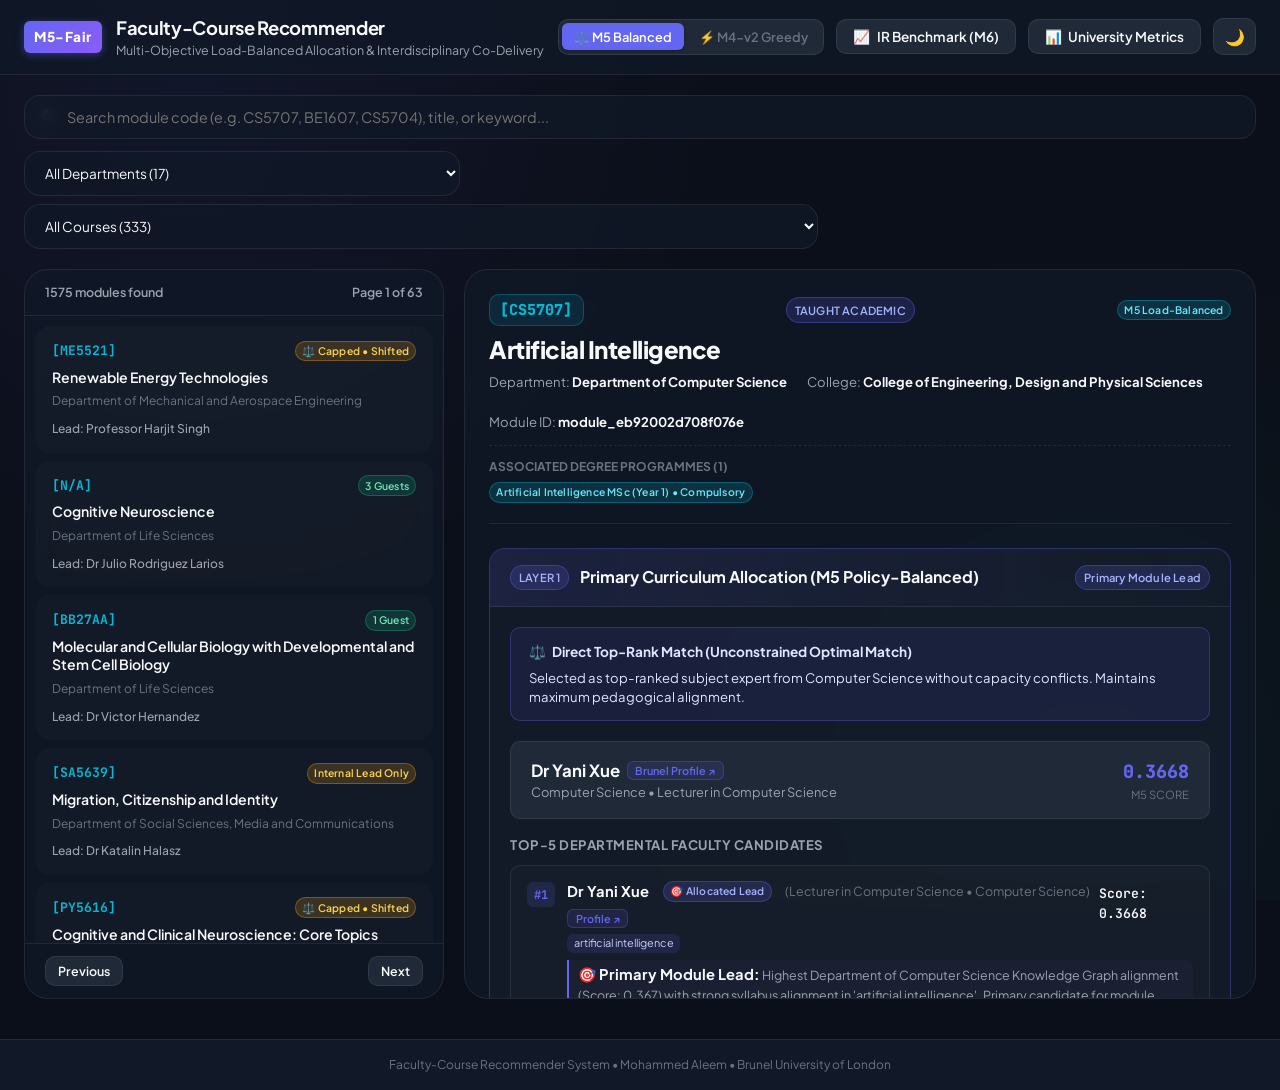
<file: index.html>
<!DOCTYPE html>
<html lang="en">

<head>
  <meta charset="UTF-8">
  <meta name="viewport" content="width=device-width, initial-scale=1.0">
  <title>Faculty-Course Dual-Layer Recommender (M4-v2)</title>
  <link rel="preconnect" href="https://fonts.googleapis.com">
  <link rel="preconnect" href="https://fonts.gstatic.com" crossorigin>
  <link
    href="https://fonts.googleapis.com/css2?family=Plus+Jakarta+Sans:wght@300;400;500;600;700;800&family=JetBrains+Mono:wght@400;500;600&display=swap"
    rel="stylesheet">
  <link rel="stylesheet" href="css/style.css?v=3">
</head>

<body class="dark-theme">
  <!-- Header / Navigation -->
  <header class="app-header">
    <div class="header-container">
      <div class="brand-section">
        <div class="logo-badge" id="app-version-badge">M5-Fair</div>
        <div class="brand-info">
          <h1>Faculty-Course Recommender</h1>
          <p class="subtitle">Multi-Objective Load-Balanced Allocation &amp; Interdisciplinary Co-Delivery</p>
        </div>
      </div>
      <div class="header-actions">
        <!-- Model / Engine Mode Switcher -->
        <div class="mode-switch-group">
          <button id="mode-m5-btn" class="btn btn-mode active" title="M5: Multi-Objective Constrained Load Balancing (Fairness & Capacity Quotas)">
            ⚖️ M5 Balanced
          </button>
          <button id="mode-m4-btn" class="btn btn-mode" title="M4-v2: Unconstrained Greedy Expertise Matching">
            ⚡ M4-v2 Greedy
          </button>
        </div>
        <button id="toggle-m6-btn" class="btn btn-secondary" title="M6: Formal Information Retrieval Benchmark & Statistical Reliability">
          <span class="icon">📈</span> IR Benchmark (M6)
        </button>
        <button id="toggle-stats-btn" class="btn btn-secondary">
          <span class="icon">📊</span> University Metrics
        </button>
        <button id="theme-toggle" class="btn btn-icon" title="Toggle Theme">
          <span class="theme-icon">🌙</span>
        </button>
      </div>
    </div>
  </header>

  <!-- Metrics / KPI Analytics Panel -->
  <section id="metrics-panel" class="metrics-panel">
    <div class="metrics-container">
      <div class="kpi-grid">
        <div class="kpi-card">
          <div class="kpi-label">Total Catalog Modules</div>
          <div class="kpi-value" id="kpi-total-modules">1,575</div>
          <div class="kpi-subtext">Evaluated University-Wide</div>
        </div>
        <div class="kpi-card">
          <div class="kpi-label">Taught Curriculum Units</div>
          <div class="kpi-value" id="kpi-taught-modules">1,528</div>
          <div class="kpi-subtext">Excludes 47 Placements/Dissertations</div>
        </div>
        <div class="kpi-card highlight-card">
          <div class="kpi-label">Workload Gini Inequality</div>
          <div class="kpi-value highlight-text" id="kpi-gini-val">0.5385</div>
          <div class="kpi-subtext" id="kpi-gini-subtext">M5: -29.02% Inequality Drop vs Greedy (0.7587)</div>
        </div>
        <div class="kpi-card">
          <div class="kpi-label">Active Faculty Utilization</div>
          <div class="kpi-value" id="kpi-faculty-util">64.72%</div>
          <div class="kpi-subtext" id="kpi-util-subtext">410 / 634 Faculty (+15.8% vs Greedy)</div>
        </div>
        <div class="kpi-card">
          <div class="kpi-label">Taught Co-Delivery Coverage</div>
          <div class="kpi-value" id="kpi-coverage-pct">81.94%</div>
          <div class="kpi-subtext">1,252 Modules with Interdisciplinary Guests</div>
        </div>
        <div class="kpi-card">
          <div class="kpi-label">Top-10 Workload Share</div>
          <div class="kpi-value" id="kpi-top10-conc">9.62%</div>
          <div class="kpi-subtext">Halved from 17.93% in Greedy</div>
        </div>
      </div>

      <!-- Pedagogical Aspect Distribution Meter -->
      <div class="aspect-distribution-section">
        <div class="section-title-row">
          <h3>Pedagogical Aspect Opportunities Across University</h3>
          <span class="badge badge-accent">11 Interdisciplinary Domains</span>
        </div>
        <div class="aspect-bar-grid" id="aspect-bar-container">
          <!-- Populated by JavaScript -->
        </div>
      </div>
    </div>
  </section>

  <!-- Main App Layout -->
  <main class="app-main">
    <!-- Controls Bar -->
    <section class="controls-section">
      <div class="search-box">
        <span class="search-icon">🔍</span>
        <input type="text" id="module-search"
          placeholder="Search module code (e.g. CS5707, BE1607, CS5704), title, or keyword..." autocomplete="off">
        <button id="clear-search-btn" class="clear-btn" title="Clear search">✕</button>
      </div>

      <div class="filter-group">
        <select id="department-filter" class="select-dropdown" title="Filter by Offering Department">
          <option value="ALL">All Departments (17)</option>
        </select>

        <select id="course-filter" class="select-dropdown" title="Filter by Degree Course / Programme">
          <option value="ALL">All Courses (333)</option>
        </select>
      </div>
    </section>

    <!-- Two-Column Explorer Layout -->
    <section class="explorer-grid">
      <!-- Left Column: Module Catalog List -->
      <aside class="module-list-panel">
        <div class="list-header">
          <span id="results-count">Loading modules...</span>
          <span id="page-indicator">Page 1</span>
        </div>
        <div class="module-items-container" id="module-list">
          <!-- Dynamic Module List Cards -->
        </div>
        <div class="pagination-controls" id="pagination-controls">
          <button id="prev-page-btn" class="btn btn-sm btn-secondary" disabled>Previous</button>
          <button id="next-page-btn" class="btn btn-sm btn-secondary">Next</button>
        </div>
      </aside>

      <!-- Right Column: Detail Recommendation View -->
      <article class="module-detail-panel" id="detail-panel">
        <div class="empty-detail-state" id="empty-state">
          <div class="empty-icon">🎯</div>
          <h3>Select a Module to View Dual-Layer Recommendations</h3>
          <p>Explore Layer 1 primary faculty allocation alongside Layer 2 interdisciplinary co-delivery recommendations.
          </p>
        </div>

        <div class="detail-content" id="detail-content" style="display: none;">
          <!-- Detail View Injected Dynamically -->
        </div>
      </article>
    </section>
  </main>

  <!-- M6 Benchmark & Statistical Reliability Modal -->
  <div id="m6-modal" class="modal-overlay hidden">
    <div class="modal-container benchmark-modal">
      <div class="modal-header">
        <div class="modal-title-group">
          <div class="badge badge-accent">M6 Benchmark</div>
          <h2>Formal Information Retrieval &amp; Statistical Reliability Benchmark</h2>
          <p class="modal-subtitle">Comparative Evaluation across Ablation Spectrum (M0 → M1 → M2 → M3 → M4-v2 → M5) on Verified Ground-Truth (N=178)</p>
        </div>
        <button id="close-m6-modal-btn" class="modal-close-btn" title="Close Benchmark Modal">✕</button>
      </div>

      <div class="modal-body">
        <!-- Sub-Navigation Tabs -->
        <div class="benchmark-nav-tabs">
          <button class="bench-tab-btn active" data-tab="tab-ir-table">📊 1. Multi-Model IR Benchmark</button>
          <button class="bench-tab-btn" data-tab="tab-significance">🔬 2. Pairwise Hypothesis Tests (p-values)</button>
          <button class="bench-tab-btn" data-tab="tab-reliability">🤝 3. Inter-Rater Reliability (Kappa)</button>
          <button class="bench-tab-btn" data-tab="tab-charts">📈 4. Publication Charts Gallery</button>
        </div>

        <!-- Tab 1: Multi-Model IR Benchmark -->
        <div id="tab-ir-table" class="bench-tab-content active">
          <div class="benchmark-summary-banner">
            <div class="banner-stat">
              <span class="stat-num">N = 178</span>
              <span class="stat-desc">Common Taught Modules Evaluated</span>
            </div>
            <div class="banner-stat">
              <span class="stat-num">B = 2,000</span>
              <span class="stat-desc">Bootstrap Resamples for 95% CI</span>
            </div>
            <div class="banner-stat highlight">
              <span class="stat-num">+235.0%</span>
              <span class="stat-desc">NDCG@5 Jump from TF-IDF (M0) to Neural (M2)</span>
            </div>
            <div class="banner-stat highlight-green">
              <span class="stat-num">99.4%</span>
              <span class="stat-desc">NDCG Retention in Balanced M5 vs Greedy</span>
            </div>
          </div>

          <div class="table-responsive">
            <table class="benchmark-table" id="benchmark-ir-table">
              <thead>
                <tr>
                  <th>Model Architecture</th>
                  <th>NDCG@5 (95% CI)</th>
                  <th>Precision@1 (Strict)</th>
                  <th>Precision@5 (Strict)</th>
                  <th>MRR (Strict)</th>
                  <th>MAP@5 (Strict)</th>
                  <th>Mean Relevance</th>
                </tr>
              </thead>
              <tbody id="benchmark-ir-tbody">
                <!-- Dynamically Populated by JavaScript -->
              </tbody>
            </table>
          </div>
          <div class="table-legend">
            <p><strong>Relevance Grading:</strong> <em>r = 2</em> (Verified Ground-Truth Instructor), <em>r = 1</em> (Qualified Same-Department Subject Expert, Sim ≥ 0.30), <em>r = 0</em> (Unrelated/Non-Departmental).</p>
          </div>
        </div>

        <!-- Tab 2: Pairwise Significance -->
        <div id="tab-significance" class="bench-tab-content">
          <div class="section-intro">
            <p>Non-parametric Wilcoxon signed-rank and Paired Student's t-tests establishing whether improvements between ablation stages are statistically significant (&alpha; = 0.05).</p>
          </div>
          <div class="table-responsive">
            <table class="benchmark-table" id="benchmark-sig-table">
              <thead>
                <tr>
                  <th>Ablation Transition</th>
                  <th>Metric Evaluated</th>
                  <th>Baseline &rarr; Proposed</th>
                  <th>Relative Gain</th>
                  <th>p-value</th>
                  <th>Cohen's d</th>
                  <th>Statistical Significance</th>
                </tr>
              </thead>
              <tbody id="benchmark-sig-tbody">
                <!-- Dynamically Populated by JavaScript -->
              </tbody>
            </table>
          </div>
        </div>

        <!-- Tab 3: Inter-Rater Reliability -->
        <div id="tab-reliability" class="bench-tab-content">
          <div class="reliability-grid" id="reliability-summary-container">
            <!-- Dynamically Populated by JavaScript -->
          </div>
        </div>

        <!-- Tab 4: Charts Gallery -->
        <div id="tab-charts" class="bench-tab-content">
          <div class="charts-gallery-grid">
            <div class="chart-gallery-card full-width-card">
              <h4>System Models Architecture &amp; Evaluation Framework (M0 &rarr; M5)</h4>
              <p class="chart-caption">Overview of all system models comparing inputs, core purposes, output artefacts, evaluation strategies, and functional categories (Matching, Explainability, Collaboration, Allocation).</p>
              <div class="chart-image-wrap">
                <img src="data/charts/Table_3.1_System_Models_Overview.png" alt="System Models Overview Framework" class="gallery-img">
              </div>
            </div>

            <div class="chart-gallery-card">
              <h4>Ablation Metric Progression (M0 &rarr; M5)</h4>
              <p class="chart-caption">Grouped bar comparison of NDCG@5, P@1, P@5, MRR, and MAP across all model tiers.</p>
              <div class="chart-image-wrap">
                <img src="data/charts/ir_metrics_progression_m0_to_m5.png" alt="IR Metrics Progression" class="gallery-img">
              </div>
            </div>

            <div class="chart-gallery-card">
              <h4>NDCG@5 with 95% Non-Parametric Bootstrap CI</h4>
              <p class="chart-caption">Mean ranking quality with empirical 95% confidence intervals (B=2000 resamples).</p>
              <div class="chart-image-wrap">
                <img src="data/charts/ndcg_confidence_intervals.png" alt="NDCG Confidence Intervals" class="gallery-img">
              </div>
            </div>

            <div class="chart-gallery-card full-width-card">
              <h4>Multi-Dimensional Performance Radar Comparison</h4>
              <p class="chart-caption">Comprehensive trade-off comparison between lexical, semantic, KG, and capacity-balanced architectures.</p>
              <div class="chart-image-wrap radar-wrap">
                <img src="data/charts/radar_ablation_comparison.png" alt="Radar Ablation Comparison" class="gallery-img">
              </div>
            </div>
          </div>
        </div>
      </div>
    </div>
  </div>

  <footer class="app-footer">
    <div class="footer-container">
      <p>Faculty-Course Recommender System &bull; Mohammed Aleem &bull; Brunel University of London</p>
    </div>
  </footer>

  <script src="js/app.js?v=4"></script>
</body>

</html>
</file>
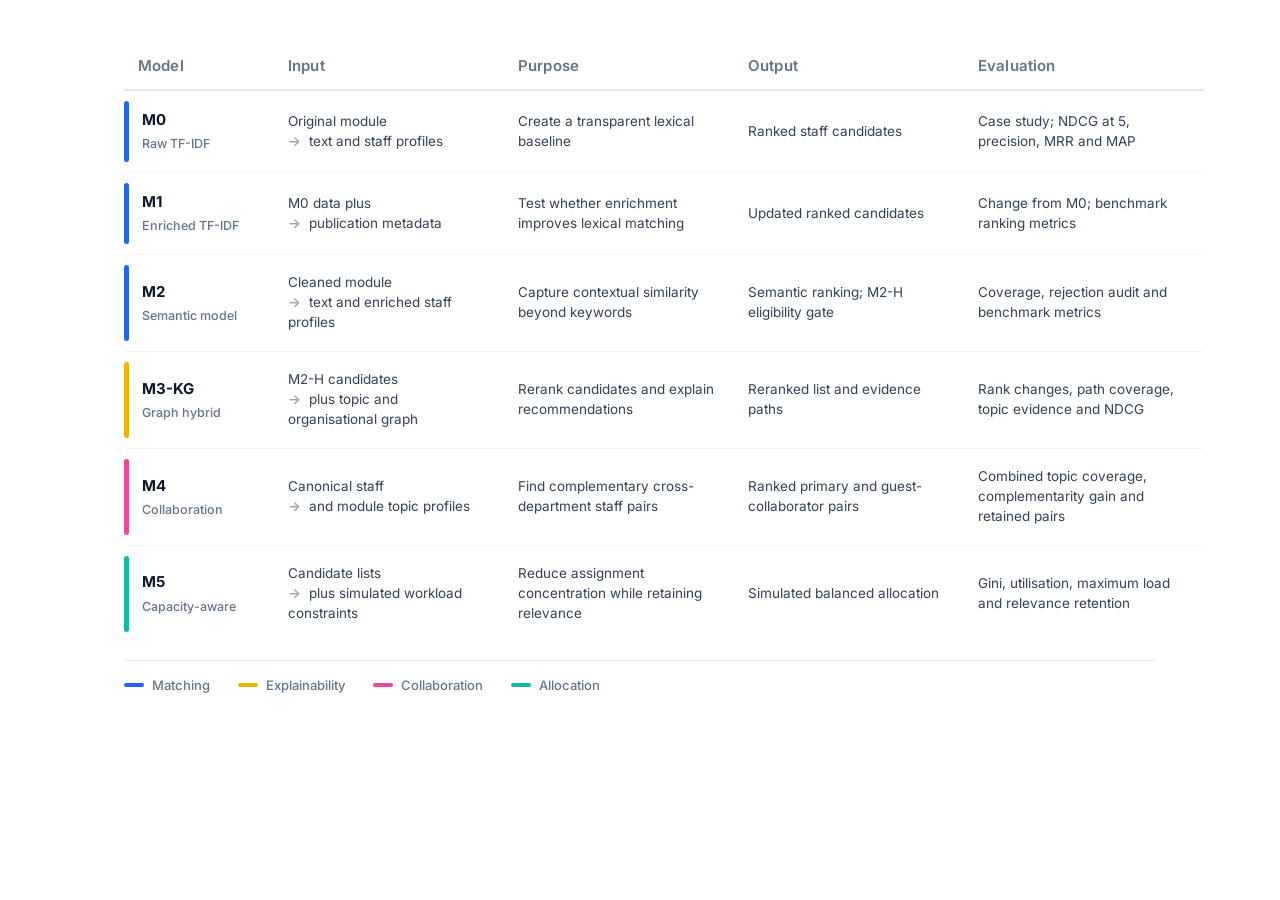
<file: docs/table_models_overview.html>
<!DOCTYPE html>
<html lang="en">
<head>
<meta charset="UTF-8">
<style>
  @import url('https://fonts.googleapis.com/css2?family=Inter:wght@400;500;600;700&display=swap');

  * {
    box-sizing: border-box;
    margin: 0;
    padding: 0;
  }

  body {
    font-family: 'Inter', -apple-system, BlinkMacSystemFont, "Segoe UI", Roboto, Helvetica, Arial, sans-serif;
    background-color: #ffffff;
    display: flex;
    justify-content: center;
    align-items: center;
    padding: 24px;
    color: #334155;
    -webkit-font-smoothing: antialiased;
  }

  .table-container {
    width: 1080px;
    background: #ffffff;
    padding: 20px 24px 16px 24px;
  }

  table {
    width: 100%;
    border-collapse: collapse;
    table-layout: fixed;
  }

  th {
    text-align: left;
    font-size: 15px;
    font-weight: 600;
    color: #64748b;
    padding: 12px 14px 14px 14px;
    border-bottom: 2px solid #e2e8f0;
    letter-spacing: 0.01em;
  }

  th:nth-child(1) { width: 150px; }
  th:nth-child(2) { width: 230px; }
  th:nth-child(3) { width: 230px; }
  th:nth-child(4) { width: 230px; }
  th:nth-child(5) { width: 240px; }

  td {
    padding: 18px 14px;
    font-size: 13.5px;
    line-height: 1.48;
    color: #334155;
    vertical-align: middle;
    border-bottom: 1px solid #f1f5f9;
  }

  tr:last-child td {
    border-bottom: none;
  }

  /* Model Column with Left Accent Bar */
  .model-cell {
    position: relative;
    padding-left: 18px;
  }

  .accent-bar {
    position: absolute;
    left: 0;
    top: 10px;
    bottom: 10px;
    width: 4.5px;
    border-radius: 3px;
  }

  .bar-matching { background-color: #2563eb; }
  .bar-explainability { background-color: #eab308; }
  .bar-collaboration { background-color: #ec4899; }
  .bar-allocation { background-color: #14b8a6; }

  .model-name {
    font-size: 15px;
    font-weight: 700;
    color: #0f172a;
    display: block;
    margin-bottom: 3px;
  }

  .model-subtitle {
    font-size: 12.5px;
    font-weight: 500;
    color: #64748b;
  }

  .arrow-bullet {
    color: #94a3b8;
    margin-right: 4px;
    font-weight: 600;
  }

  .input-text {
    color: #334155;
  }

  /* Footer Legend */
  .legend-container {
    display: flex;
    align-items: center;
    gap: 28px;
    margin-top: 18px;
    padding-top: 16px;
    border-top: 1px solid #e2e8f0;
    font-size: 13px;
    font-weight: 500;
    color: #64748b;
  }

  .legend-item {
    display: flex;
    align-items: center;
    gap: 8px;
  }

  .legend-pill {
    width: 20px;
    height: 4.5px;
    border-radius: 2px;
  }
</style>
</head>
<body>

<div class="table-container" id="report-table">
  <table>
    <thead>
      <tr>
        <th>Model</th>
        <th>Input</th>
        <th>Purpose</th>
        <th>Output</th>
        <th>Evaluation</th>
      </tr>
    </thead>
    <tbody>
      <!-- M0 -->
      <tr>
        <td class="model-cell">
          <div class="accent-bar bar-matching"></div>
          <span class="model-name">M0</span>
          <span class="model-subtitle">Raw TF-IDF</span>
        </td>
        <td>
          <div class="input-text">Original module<br><span class="arrow-bullet">&rarr;</span> text and staff profiles</div>
        </td>
        <td>Create a transparent lexical baseline</td>
        <td>Ranked staff candidates</td>
        <td>Case study; NDCG at 5, precision, MRR and MAP</td>
      </tr>

      <!-- M1 -->
      <tr>
        <td class="model-cell">
          <div class="accent-bar bar-matching"></div>
          <span class="model-name">M1</span>
          <span class="model-subtitle">Enriched TF-IDF</span>
        </td>
        <td>
          <div class="input-text">M0 data plus<br><span class="arrow-bullet">&rarr;</span> publication metadata</div>
        </td>
        <td>Test whether enrichment improves lexical matching</td>
        <td>Updated ranked candidates</td>
        <td>Change from M0; benchmark ranking metrics</td>
      </tr>

      <!-- M2 -->
      <tr>
        <td class="model-cell">
          <div class="accent-bar bar-matching"></div>
          <span class="model-name">M2</span>
          <span class="model-subtitle">Semantic model</span>
        </td>
        <td>
          <div class="input-text">Cleaned module<br><span class="arrow-bullet">&rarr;</span> text and enriched staff profiles</div>
        </td>
        <td>Capture contextual similarity beyond keywords</td>
        <td>Semantic ranking; M2-H eligibility gate</td>
        <td>Coverage, rejection audit and benchmark metrics</td>
      </tr>

      <!-- M3-KG -->
      <tr>
        <td class="model-cell">
          <div class="accent-bar bar-explainability"></div>
          <span class="model-name">M3-KG</span>
          <span class="model-subtitle">Graph hybrid</span>
        </td>
        <td>
          <div class="input-text">M2-H candidates<br><span class="arrow-bullet">&rarr;</span> plus topic and organisational graph</div>
        </td>
        <td>Rerank candidates and explain recommendations</td>
        <td>Reranked list and evidence paths</td>
        <td>Rank changes, path coverage, topic evidence and NDCG</td>
      </tr>

      <!-- M4 -->
      <tr>
        <td class="model-cell">
          <div class="accent-bar bar-collaboration"></div>
          <span class="model-name">M4</span>
          <span class="model-subtitle">Collaboration</span>
        </td>
        <td>
          <div class="input-text">Canonical staff<br><span class="arrow-bullet">&rarr;</span> and module topic profiles</div>
        </td>
        <td>Find complementary cross-department staff pairs</td>
        <td>Ranked primary and guest-collaborator pairs</td>
        <td>Combined topic coverage, complementarity gain and retained pairs</td>
      </tr>

      <!-- M5 -->
      <tr>
        <td class="model-cell">
          <div class="accent-bar bar-allocation"></div>
          <span class="model-name">M5</span>
          <span class="model-subtitle">Capacity-aware</span>
        </td>
        <td>
          <div class="input-text">Candidate lists<br><span class="arrow-bullet">&rarr;</span> plus simulated workload constraints</div>
        </td>
        <td>Reduce assignment concentration while retaining relevance</td>
        <td>Simulated balanced allocation</td>
        <td>Gini, utilisation, maximum load and relevance retention</td>
      </tr>
    </tbody>
  </table>

  <div class="legend-container">
    <div class="legend-item">
      <div class="legend-pill bar-matching"></div>
      <span>Matching</span>
    </div>
    <div class="legend-item">
      <div class="legend-pill bar-explainability"></div>
      <span>Explainability</span>
    </div>
    <div class="legend-item">
      <div class="legend-pill bar-collaboration"></div>
      <span>Collaboration</span>
    </div>
    <div class="legend-item">
      <div class="legend-pill bar-allocation"></div>
      <span>Allocation</span>
    </div>
  </div>
</div>

</body>
</html>
</file>
<file: css/style.css>
/* ==========================================================================
   Faculty-Course Recommender: Dual-Layer (M4-v2) Design System
   ========================================================================== */

:root {
  --bg-primary: #0b0f19;
  --bg-secondary: #111827;
  --bg-card: rgba(17, 24, 39, 0.75);
  --bg-card-hover: rgba(31, 41, 55, 0.85);
  --bg-input: #1f2937;
  
  --border-color: rgba(255, 255, 255, 0.08);
  --border-focus: #6366f1;
  --border-layer-1: rgba(99, 102, 241, 0.35);
  --border-layer-2: rgba(16, 185, 129, 0.35);
  
  --text-primary: #f9fafb;
  --text-secondary: #9ca3af;
  --text-muted: #6b7280;
  
  --accent-primary: #6366f1;
  --accent-secondary: #8b5cf6;
  --accent-cyan: #06b6d4;
  --accent-emerald: #10b981;
  --accent-amber: #f59e0b;
  --accent-rose: #f43f5e;
  
  --layer1-badge: #4f46e5;
  --layer2-badge: #059669;
  
  --radius-sm: 6px;
  --radius-md: 10px;
  --radius-lg: 16px;
  --radius-xl: 24px;
  
  --shadow-sm: 0 1px 2px 0 rgba(0, 0, 0, 0.05);
  --shadow-md: 0 4px 6px -1px rgba(0, 0, 0, 0.3), 0 2px 4px -1px rgba(0, 0, 0, 0.2);
  --shadow-lg: 0 10px 15px -3px rgba(0, 0, 0, 0.4), 0 4px 6px -2px rgba(0, 0, 0, 0.3);
  --shadow-glow: 0 0 25px rgba(99, 102, 241, 0.15);
  
  --font-main: 'Plus Jakarta Sans', -apple-system, BlinkMacSystemFont, 'Segoe UI', Roboto, sans-serif;
  --font-mono: 'JetBrains Mono', monospace;
}

body.light-theme {
  --bg-primary: #f8fafc;
  --bg-secondary: #ffffff;
  --bg-card: rgba(255, 255, 255, 0.85);
  --bg-card-hover: rgba(241, 245, 249, 0.95);
  --bg-input: #f1f5f9;
  
  --border-color: rgba(0, 0, 0, 0.08);
  --border-focus: #4f46e5;
  --border-layer-1: rgba(79, 70, 229, 0.25);
  --border-layer-2: rgba(5, 150, 105, 0.25);
  
  --text-primary: #0f172a;
  --text-secondary: #475569;
  --text-muted: #94a3b8;
  
  --shadow-md: 0 4px 6px -1px rgba(0, 0, 0, 0.06);
  --shadow-lg: 0 10px 15px -3px rgba(0, 0, 0, 0.08);
  --shadow-glow: 0 0 25px rgba(99, 102, 241, 0.08);
}

/* Base Styles */
* {
  box-sizing: border-box;
  margin: 0;
  padding: 0;
}

body {
  font-family: var(--font-main);
  background-color: var(--bg-primary);
  color: var(--text-primary);
  line-height: 1.5;
  min-height: 100vh;
  display: flex;
  flex-direction: column;
  background-image: 
    radial-gradient(circle at 15% 10%, rgba(99, 102, 241, 0.08) 0%, transparent 40%),
    radial-gradient(circle at 85% 85%, rgba(16, 185, 129, 0.05) 0%, transparent 40%);
  background-attachment: fixed;
}

/* Header */
.app-header {
  background: var(--bg-card);
  backdrop-filter: blur(16px);
  border-bottom: 1px solid var(--border-color);
  position: sticky;
  top: 0;
  z-index: 50;
  padding: 0.85rem 1.5rem;
}

.header-container {
  max-width: 1440px;
  margin: 0 auto;
  display: flex;
  justify-content: space-between;
  align-items: center;
}

.brand-section {
  display: flex;
  align-items: center;
  gap: 0.85rem;
}

.logo-badge {
  background: linear-gradient(135deg, var(--accent-primary), var(--accent-secondary));
  color: #fff;
  font-weight: 800;
  font-size: 0.85rem;
  padding: 0.35rem 0.65rem;
  border-radius: var(--radius-sm);
  letter-spacing: 0.5px;
  box-shadow: 0 2px 8px rgba(99, 102, 241, 0.4);
}

.brand-info h1 {
  font-size: 1.15rem;
  font-weight: 700;
  letter-spacing: -0.3px;
}

.brand-info .subtitle {
  font-size: 0.78rem;
  color: var(--text-secondary);
}

.header-actions {
  display: flex;
  align-items: center;
  gap: 0.75rem;
}

/* Buttons */
.btn {
  font-family: var(--font-main);
  font-size: 0.85rem;
  font-weight: 600;
  padding: 0.5rem 1rem;
  border-radius: var(--radius-md);
  border: 1px solid transparent;
  cursor: pointer;
  display: inline-flex;
  align-items: center;
  gap: 0.4rem;
  transition: all 0.2s ease;
}

.btn-secondary {
  background: var(--bg-input);
  color: var(--text-primary);
  border-color: var(--border-color);
}

.btn-secondary:hover {
  background: var(--bg-card-hover);
  border-color: var(--accent-primary);
}

.btn-icon {
  background: var(--bg-input);
  color: var(--text-primary);
  border: 1px solid var(--border-color);
  padding: 0.45rem 0.65rem;
  border-radius: var(--radius-md);
  font-size: 1rem;
}

.btn-sm {
  padding: 0.35rem 0.75rem;
  font-size: 0.78rem;
}

/* Metrics & KPI Panel */
.metrics-panel {
  background: var(--bg-secondary);
  border-bottom: 1px solid var(--border-color);
  padding: 1.25rem 1.5rem;
  display: none; /* Toggled by user */
  animation: slideDown 0.3s cubic-bezier(0.16, 1, 0.3, 1);
}

.metrics-panel.open {
  display: block;
}

@keyframes slideDown {
  from { opacity: 0; transform: translateY(-10px); }
  to { opacity: 1; transform: translateY(0); }
}

.metrics-container {
  max-width: 1440px;
  margin: 0 auto;
}

.kpi-grid {
  display: grid;
  grid-template-columns: repeat(auto-fit, minmax(220px, 1fr));
  gap: 1rem;
  margin-bottom: 1.25rem;
}

.kpi-card {
  background: var(--bg-card);
  border: 1px solid var(--border-color);
  padding: 1rem 1.25rem;
  border-radius: var(--radius-lg);
  backdrop-filter: blur(8px);
}

.kpi-card.highlight-card {
  background: linear-gradient(135deg, rgba(16, 185, 129, 0.12), rgba(6, 182, 212, 0.08));
  border-color: var(--border-layer-2);
}

.kpi-label {
  font-size: 0.75rem;
  font-weight: 600;
  text-transform: uppercase;
  letter-spacing: 0.5px;
  color: var(--text-muted);
  margin-bottom: 0.25rem;
}

.kpi-value {
  font-size: 1.8rem;
  font-weight: 800;
  color: var(--text-primary);
  font-family: var(--font-mono);
}

.kpi-value.highlight-text {
  color: var(--accent-emerald);
}

.kpi-subtext {
  font-size: 0.75rem;
  color: var(--text-secondary);
}

/* Aspect Distribution */
.aspect-distribution-section {
  background: var(--bg-card);
  border: 1px solid var(--border-color);
  border-radius: var(--radius-lg);
  padding: 1.25rem;
}

.section-title-row {
  display: flex;
  justify-content: space-between;
  align-items: center;
  margin-bottom: 1rem;
}

.section-title-row h3 {
  font-size: 0.95rem;
  font-weight: 700;
}

.aspect-bar-grid {
  display: grid;
  grid-template-columns: repeat(auto-fit, minmax(280px, 1fr));
  gap: 0.75rem 1.5rem;
}

.aspect-bar-item {
  display: flex;
  flex-direction: column;
  gap: 0.25rem;
}

.aspect-bar-info {
  display: flex;
  justify-content: space-between;
  font-size: 0.78rem;
}

.aspect-bar-title {
  color: var(--text-secondary);
  font-weight: 500;
}

.aspect-bar-count {
  font-family: var(--font-mono);
  font-weight: 600;
  color: var(--text-primary);
}

.aspect-bar-track {
  height: 6px;
  background: var(--bg-input);
  border-radius: 999px;
  overflow: hidden;
}

.aspect-bar-fill {
  height: 100%;
  border-radius: 999px;
  background: linear-gradient(90deg, var(--accent-primary), var(--accent-cyan));
  transition: width 0.6s ease;
}

/* Main Content Layout */
.app-main {
  max-width: 1440px;
  margin: 0 auto;
  padding: 1.25rem 1.5rem;
  flex: 1;
  width: 100%;
  display: flex;
  flex-direction: column;
  gap: 1.25rem;
}

/* Controls Bar */
.controls-section {
  display: flex;
  flex-wrap: wrap;
  gap: 0.75rem;
  align-items: center;
}

.search-box {
  flex: 1;
  min-width: 320px;
  position: relative;
}

.search-icon {
  position: absolute;
  left: 1rem;
  top: 50%;
  transform: translateY(-50%);
  font-size: 0.9rem;
  color: var(--text-muted);
}

.search-box input {
  width: 100%;
  padding: 0.75rem 2.5rem 0.75rem 2.6rem;
  background: var(--bg-card);
  border: 1px solid var(--border-color);
  border-radius: var(--radius-lg);
  color: var(--text-primary);
  font-size: 0.9rem;
  font-family: var(--font-main);
  transition: all 0.2s ease;
  backdrop-filter: blur(12px);
}

.search-box input:focus {
  outline: none;
  border-color: var(--border-focus);
  box-shadow: 0 0 0 3px rgba(99, 102, 241, 0.2);
}

.clear-btn {
  position: absolute;
  right: 0.85rem;
  top: 50%;
  transform: translateY(-50%);
  background: transparent;
  border: none;
  color: var(--text-muted);
  cursor: pointer;
  font-size: 0.85rem;
  padding: 0.25rem;
  display: none;
}

.clear-btn.visible {
  display: block;
}

.filter-group {
  display: flex;
  flex-wrap: wrap;
  gap: 0.5rem;
}

.select-dropdown {
  background: var(--bg-card);
  color: var(--text-primary);
  border: 1px solid var(--border-color);
  padding: 0.75rem 1rem;
  border-radius: var(--radius-lg);
  font-size: 0.85rem;
  font-family: var(--font-main);
  cursor: pointer;
  backdrop-filter: blur(12px);
  transition: all 0.2s ease;
}

.select-dropdown:focus {
  outline: none;
  border-color: var(--border-focus);
}

/* Badges */
.badge {
  font-size: 0.7rem;
  font-weight: 600;
  padding: 0.2rem 0.5rem;
  border-radius: 999px;
  display: inline-flex;
  align-items: center;
  gap: 0.25rem;
  letter-spacing: 0.2px;
}

.badge-xs {
  font-size: 0.65rem;
  padding: 0.1rem 0.4rem;
}

.badge-layer1 {
  background: rgba(99, 102, 241, 0.18);
  color: #a5b4fc;
  border: 1px solid rgba(99, 102, 241, 0.35);
}

.badge-layer2 {
  background: rgba(16, 185, 129, 0.18);
  color: #6ee7b7;
  border: 1px solid rgba(16, 185, 129, 0.35);
}

.badge-accent {
  background: rgba(6, 182, 212, 0.18);
  color: #67e8f9;
  border: 1px solid rgba(6, 182, 212, 0.35);
}

.badge-warn {
  background: rgba(245, 158, 11, 0.18);
  color: #fcd34d;
  border: 1px solid rgba(245, 158, 11, 0.35);
}

.badge-gray {
  background: rgba(107, 114, 128, 0.18);
  color: #d1d5db;
  border: 1px solid rgba(107, 114, 128, 0.35);
}

/* Explorer Grid */
.explorer-grid {
  display: grid;
  grid-template-columns: 420px 1fr;
  gap: 1.25rem;
  flex: 1;
  min-height: 750px;
}

@media (max-width: 1024px) {
  .explorer-grid {
    grid-template-columns: 1fr;
    min-height: auto;
  }
}

/* Left Column: Module List */
.module-list-panel {
  background: var(--bg-card);
  border: 1px solid var(--border-color);
  border-radius: var(--radius-xl);
  display: flex;
  flex-direction: column;
  overflow: hidden;
  backdrop-filter: blur(16px);
  height: calc(100vh - 170px);
  min-height: 720px;
}

.list-header {
  padding: 0.85rem 1.25rem;
  border-bottom: 1px solid var(--border-color);
  display: flex;
  justify-content: space-between;
  font-size: 0.78rem;
  color: var(--text-secondary);
  font-weight: 600;
}

.module-items-container {
  overflow-y: auto;
  flex: 1;
  padding: 0.6rem;
  display: flex;
  flex-direction: column;
  gap: 0.5rem;
}

.module-item-card {
  padding: 0.85rem 1rem;
  background: rgba(255, 255, 255, 0.02);
  border: 1px solid transparent;
  border-radius: var(--radius-lg);
  cursor: pointer;
  transition: all 0.2s ease;
  display: flex;
  flex-direction: column;
  gap: 0.4rem;
}

.module-item-card:hover {
  background: var(--bg-card-hover);
  border-color: var(--border-color);
  transform: translateX(2px);
}

.module-item-card.active {
  background: linear-gradient(135deg, rgba(99, 102, 241, 0.15), rgba(16, 185, 129, 0.08));
  border-color: var(--accent-primary);
  box-shadow: var(--shadow-glow);
}

.item-top-row {
  display: flex;
  justify-content: space-between;
  align-items: center;
}

.item-code {
  font-family: var(--font-mono);
  font-size: 0.82rem;
  font-weight: 700;
  color: var(--accent-cyan);
}

.item-title {
  font-size: 0.88rem;
  font-weight: 600;
  color: var(--text-primary);
  line-height: 1.3;
}

.item-dept {
  font-size: 0.75rem;
  color: var(--text-muted);
}

.item-footer-row {
  display: flex;
  justify-content: space-between;
  align-items: center;
  margin-top: 0.2rem;
}

.item-lead {
  font-size: 0.75rem;
  color: var(--text-secondary);
  font-weight: 500;
}

.pagination-controls {
  padding: 0.75rem 1.25rem;
  border-top: 1px solid var(--border-color);
  display: flex;
  justify-content: space-between;
  align-items: center;
}

/* Right Column: Module Detail View */
.module-detail-panel {
  background: var(--bg-card);
  border: 1px solid var(--border-color);
  border-radius: var(--radius-xl);
  padding: 1.5rem;
  overflow-y: auto;
  height: calc(100vh - 170px);
  min-height: 720px;
  backdrop-filter: blur(16px);
}

.empty-detail-state {
  height: 100%;
  min-height: 400px;
  display: flex;
  flex-direction: column;
  justify-content: center;
  align-items: center;
  text-align: center;
  color: var(--text-muted);
  padding: 2rem;
}

.empty-icon {
  font-size: 3rem;
  margin-bottom: 1rem;
  opacity: 0.7;
}

.empty-detail-state h3 {
  font-size: 1.15rem;
  color: var(--text-primary);
  margin-bottom: 0.4rem;
}

/* Detail Header Banner */
.detail-banner {
  border-bottom: 1px solid var(--border-color);
  padding-bottom: 1.25rem;
  margin-bottom: 1.5rem;
}

.banner-meta-row {
  display: flex;
  justify-content: space-between;
  align-items: center;
  margin-bottom: 0.5rem;
}

.banner-code-badge {
  font-family: var(--font-mono);
  font-size: 0.95rem;
  font-weight: 800;
  color: var(--accent-cyan);
  background: rgba(6, 182, 212, 0.12);
  padding: 0.25rem 0.65rem;
  border-radius: var(--radius-md);
  border: 1px solid rgba(6, 182, 212, 0.3);
}

.banner-title {
  font-size: 1.5rem;
  font-weight: 800;
  line-height: 1.25;
  color: var(--text-primary);
  margin-bottom: 0.5rem;
  letter-spacing: -0.5px;
}

.banner-info-grid {
  display: flex;
  flex-wrap: wrap;
  gap: 1.25rem;
  font-size: 0.82rem;
  color: var(--text-secondary);
}

.banner-info-item strong {
  color: var(--text-primary);
}

/* Dual Layer Container */
.layers-container {
  display: flex;
  flex-direction: column;
  gap: 1.75rem;
}

/* Layer Card Shared */
.layer-card {
  border-radius: var(--radius-lg);
  overflow: hidden;
  border: 1px solid var(--border-color);
  background: rgba(255, 255, 255, 0.02);
}

.layer-1-card {
  border-color: var(--border-layer-1);
}

.layer-2-card {
  border-color: var(--border-layer-2);
}

.layer-header {
  padding: 1rem 1.25rem;
  display: flex;
  justify-content: space-between;
  align-items: center;
  border-bottom: 1px solid var(--border-color);
}

.layer-1-card .layer-header {
  background: linear-gradient(90deg, rgba(99, 102, 241, 0.12), transparent);
}

.layer-2-card .layer-header {
  background: linear-gradient(90deg, rgba(16, 185, 129, 0.12), transparent);
}

.layer-title-wrap {
  display: flex;
  align-items: center;
  gap: 0.65rem;
}

.layer-title-wrap h3 {
  font-size: 1rem;
  font-weight: 700;
}

.layer-body {
  padding: 1.25rem;
}

/* Layer 1 Lead Profile */
.lead-faculty-card {
  display: flex;
  justify-content: space-between;
  align-items: center;
  background: var(--bg-input);
  border: 1px solid var(--border-color);
  padding: 1rem 1.25rem;
  border-radius: var(--radius-md);
  margin-bottom: 1rem;
}

.faculty-name-dept h4 {
  font-size: 1.05rem;
  font-weight: 700;
  color: var(--text-primary);
}

.faculty-name-row {
  display: inline-flex;
  align-items: center;
  gap: 0.45rem;
  flex-wrap: wrap;
}

.profile-link-badge {
  display: inline-flex;
  align-items: center;
  gap: 0.2rem;
  font-size: 0.68rem;
  font-weight: 600;
  color: var(--accent-primary);
  background: rgba(99, 102, 241, 0.12);
  border: 1px solid rgba(99, 102, 241, 0.3);
  padding: 0.12rem 0.45rem;
  border-radius: var(--radius-sm);
  text-decoration: none;
  transition: all 0.2s ease;
  line-height: 1.2;
}

.profile-link-badge:hover {
  background: var(--accent-primary);
  color: #ffffff;
  border-color: var(--accent-primary);
  transform: translateY(-1px);
  box-shadow: 0 2px 6px rgba(99, 102, 241, 0.35);
}

.profile-link-collab {
  color: var(--accent-emerald);
  background: rgba(16, 185, 129, 0.12);
  border-color: rgba(16, 185, 129, 0.3);
}

.profile-link-collab:hover {
  background: var(--accent-emerald);
  color: #ffffff;
  border-color: var(--accent-emerald);
  box-shadow: 0 2px 6px rgba(16, 185, 129, 0.35);
}

.faculty-dept-pos {
  font-size: 0.8rem;
  color: var(--text-secondary);
}

.faculty-score-pill {
  text-align: right;
}

.score-num {
  font-family: var(--font-mono);
  font-size: 1.15rem;
  font-weight: 800;
  color: var(--accent-primary);
}

.score-label {
  font-size: 0.7rem;
  color: var(--text-muted);
  text-transform: uppercase;
}

/* Top 5 Internal Faculty Accordion */
.top5-ranking-section {
  margin-top: 1rem;
}

.ranking-title {
  font-size: 0.82rem;
  font-weight: 700;
  color: var(--text-secondary);
  text-transform: uppercase;
  letter-spacing: 0.5px;
  margin-bottom: 0.65rem;
}

.internal-faculty-list {
  display: flex;
  flex-direction: column;
  gap: 0.5rem;
}

.internal-faculty-row {
  display: flex;
  align-items: flex-start;
  gap: 0.75rem;
  padding: 0.85rem 1rem;
  background: rgba(255, 255, 255, 0.02);
  border: 1px solid var(--border-color);
  border-radius: var(--radius-md);
  font-size: 0.82rem;
  transition: all 0.2s ease;
}

.internal-faculty-row:hover {
  background: rgba(255, 255, 255, 0.04);
  border-color: rgba(99, 102, 241, 0.3);
}

.rank-badge {
  font-family: var(--font-mono);
  font-size: 0.75rem;
  font-weight: 700;
  color: var(--accent-primary);
  background: rgba(99, 102, 241, 0.15);
  padding: 0.2rem 0.45rem;
  border-radius: var(--radius-sm);
  text-align: center;
  margin-top: 0.15rem;
}

.internal-faculty-info {
  flex: 1;
}

.internal-faculty-header-line {
  display: flex;
  justify-content: space-between;
  align-items: center;
  margin-bottom: 0.25rem;
}

.internal-faculty-info strong {
  color: var(--text-primary);
  font-size: 0.92rem;
}

.faculty-pos-dept {
  color: var(--text-muted);
  font-size: 0.78rem;
  margin-left: 0.35rem;
}

.internal-faculty-rationale {
  margin-top: 0.45rem;
  font-size: 0.78rem;
  line-height: 1.45;
  color: var(--text-secondary);
  border-left: 2px solid var(--accent-primary);
  padding-left: 0.55rem;
  background: rgba(99, 102, 241, 0.04);
  padding-top: 0.25rem;
  padding-bottom: 0.25rem;
  border-radius: 0 var(--radius-sm) var(--radius-sm) 0;
}

.topic-tags {
  display: flex;
  flex-wrap: wrap;
  gap: 0.3rem;
  margin-top: 0.35rem;
}

.topic-tag {
  background: rgba(99, 102, 241, 0.12);
  color: #c7d2fe;
  font-size: 0.68rem;
  padding: 0.1rem 0.4rem;
  border-radius: var(--radius-sm);
}

/* Layer 2 Gaps & Collaborators */
.curriculum-gaps-block {
  margin-bottom: 1.25rem;
}

.gaps-list {
  display: flex;
  flex-wrap: wrap;
  gap: 0.5rem;
  margin-top: 0.5rem;
}

.gap-pill {
  background: var(--bg-input);
  border: 1px solid var(--border-color);
  padding: 0.4rem 0.75rem;
  border-radius: var(--radius-md);
  font-size: 0.78rem;
  display: flex;
  align-items: center;
  gap: 0.5rem;
}

.gap-title {
  font-weight: 600;
  color: var(--text-primary);
}

.collab-cards-list {
  display: flex;
  flex-direction: column;
  gap: 0.85rem;
}

.collab-card {
  background: var(--bg-input);
  border: 1px solid var(--border-layer-2);
  border-radius: var(--radius-md);
  padding: 1rem 1.25rem;
  display: flex;
  flex-direction: column;
  gap: 0.65rem;
  box-shadow: 0 4px 12px rgba(0, 0, 0, 0.15);
}

.collab-card-header {
  display: flex;
  justify-content: space-between;
  align-items: flex-start;
}

.collab-name-dept h4 {
  font-size: 1rem;
  font-weight: 700;
  color: var(--text-primary);
}

.collab-dept {
  font-size: 0.8rem;
  color: var(--accent-emerald);
  font-weight: 600;
}

.collab-aspect-badge {
  background: rgba(16, 185, 129, 0.15);
  color: #6ee7b7;
  border: 1px solid rgba(16, 185, 129, 0.3);
  font-size: 0.75rem;
  font-weight: 600;
  padding: 0.25rem 0.6rem;
  border-radius: var(--radius-sm);
}

.collab-rationale {
  font-size: 0.82rem;
  color: var(--text-secondary);
  line-height: 1.45;
  background: rgba(0, 0, 0, 0.2);
  padding: 0.65rem 0.85rem;
  border-radius: var(--radius-sm);
  border-left: 3px solid var(--accent-emerald);
}

.collab-scores-row {
  display: flex;
  gap: 1.5rem;
  font-size: 0.75rem;
  color: var(--text-muted);
}

.collab-score-item strong {
  color: var(--text-primary);
  font-family: var(--font-mono);
}

/* Exemption Block */
.exemption-banner {
  background: rgba(107, 114, 128, 0.12);
  border: 1px dashed var(--border-color);
  padding: 1.25rem;
  border-radius: var(--radius-md);
  text-align: center;
  color: var(--text-secondary);
  font-size: 0.85rem;
}

.exemption-banner strong {
  color: var(--text-primary);
  display: block;
  margin-bottom: 0.25rem;
}

/* M5 Mode Switcher & Policy Alert Styling */
.mode-switch-group {
  display: flex;
  background: var(--bg-input);
  border: 1px solid var(--border-color);
  border-radius: var(--radius-md);
  padding: 0.2rem;
  gap: 0.2rem;
}

.btn-mode {
  background: transparent;
  color: var(--text-muted);
  border: none;
  font-family: var(--font-main);
  font-size: 0.8rem;
  font-weight: 600;
  padding: 0.35rem 0.75rem;
  border-radius: var(--radius-sm);
  cursor: pointer;
  transition: all 0.2s ease;
}

.btn-mode:hover {
  color: var(--text-primary);
}

.btn-mode.active {
  background: var(--accent-primary);
  color: #ffffff;
  box-shadow: 0 1px 3px rgba(0, 0, 0, 0.3);
}

.m5-policy-banner {
  margin-bottom: 1.25rem;
  padding: 0.9rem 1.1rem;
  border-radius: var(--radius-md);
  font-size: 0.82rem;
  line-height: 1.45;
  display: flex;
  flex-direction: column;
  gap: 0.35rem;
}

.m5-policy-banner.balanced-optimal {
  background: rgba(99, 102, 241, 0.1);
  border: 1px solid rgba(99, 102, 241, 0.3);
  color: #e0e7ff;
}

.m5-policy-banner.capacity-enforced {
  background: rgba(245, 158, 11, 0.1);
  border: 1px solid rgba(245, 158, 11, 0.3);
  color: #fef3c7;
}

.m5-policy-title {
  font-weight: 700;
  font-size: 0.85rem;
  display: flex;
  align-items: center;
  gap: 0.4rem;
}

.m5-policy-balanced-optimal .m5-policy-title {
  color: #818cf8;
}

.m5-policy-capacity-enforced .m5-policy-title {
  color: #fbbf24;
}

.m5-displaced-tag {
  display: inline-block;
  background: rgba(239, 68, 68, 0.15);
  color: #fca5a5;
  border: 1px solid rgba(239, 68, 68, 0.3);
  font-size: 0.72rem;
  padding: 0.15rem 0.45rem;
  border-radius: var(--radius-sm);
  margin-right: 0.3rem;
  margin-top: 0.2rem;
}

/* Modal Overlay & Benchmark Container */
.modal-overlay {
  position: fixed;
  top: 0;
  left: 0;
  width: 100vw;
  height: 100vh;
  background: rgba(15, 23, 42, 0.85);
  backdrop-filter: blur(8px);
  -webkit-backdrop-filter: blur(8px);
  z-index: 9999;
  display: flex;
  justify-content: center;
  align-items: center;
  padding: 1.5rem;
  opacity: 1;
  visibility: visible;
  transition: all 0.25s ease-in-out;
}

.modal-overlay.hidden {
  opacity: 0;
  visibility: hidden;
  pointer-events: none;
}

.modal-container.benchmark-modal {
  background: var(--bg-card);
  border: 1px solid var(--border-color);
  border-radius: var(--radius-lg);
  box-shadow: 0 25px 50px -12px rgba(0, 0, 0, 0.5);
  width: 100%;
  max-width: 1200px;
  max-height: 90vh;
  display: flex;
  flex-direction: column;
  overflow: hidden;
  animation: modalSlideUp 0.3s cubic-bezier(0.16, 1, 0.3, 1);
}

@keyframes modalSlideUp {
  from {
    transform: translateY(24px) scale(0.98);
    opacity: 0;
  }
  to {
    transform: translateY(0) scale(1);
    opacity: 1;
  }
}

.modal-header {
  padding: 1.25rem 1.75rem;
  border-bottom: 1px solid var(--border-color);
  display: flex;
  justify-content: space-between;
  align-items: flex-start;
  background: var(--bg-secondary);
}

.modal-title-group h2 {
  font-size: 1.25rem;
  font-weight: 800;
  color: var(--text-primary);
  margin: 0.3rem 0 0.2rem;
}

.modal-subtitle {
  font-size: 0.8rem;
  color: var(--text-muted);
}

.modal-close-btn {
  background: var(--bg-input);
  border: 1px solid var(--border-color);
  color: var(--text-secondary);
  font-size: 1.1rem;
  width: 2rem;
  height: 2rem;
  border-radius: 50%;
  display: flex;
  align-items: center;
  justify-content: center;
  cursor: pointer;
  transition: all 0.2s ease;
}

.modal-close-btn:hover {
  background: var(--accent-primary);
  color: #ffffff;
  border-color: var(--accent-primary);
}

.modal-body {
  padding: 1.5rem 1.75rem;
  overflow-y: auto;
  flex: 1;
  display: flex;
  flex-direction: column;
  gap: 1.25rem;
}

/* Benchmark Nav Tabs */
.benchmark-nav-tabs {
  display: flex;
  gap: 0.5rem;
  border-bottom: 1px solid var(--border-color);
  padding-bottom: 0.75rem;
  flex-wrap: wrap;
}

.bench-tab-btn {
  background: var(--bg-input);
  border: 1px solid var(--border-color);
  color: var(--text-secondary);
  padding: 0.5rem 1rem;
  border-radius: var(--radius-md);
  font-size: 0.82rem;
  font-weight: 600;
  cursor: pointer;
  transition: all 0.2s ease;
}

.bench-tab-btn:hover {
  background: var(--bg-hover);
  color: var(--text-primary);
}

.bench-tab-btn.active {
  background: var(--accent-primary);
  color: #ffffff;
  border-color: var(--accent-primary);
  box-shadow: 0 4px 12px rgba(99, 102, 241, 0.35);
}

.bench-tab-content {
  display: none;
}

.bench-tab-content.active {
  display: block;
  animation: fadeIn 0.25s ease-in-out;
}

@keyframes fadeIn {
  from { opacity: 0; }
  to { opacity: 1; }
}

/* Benchmark Summary Banner */
.benchmark-summary-banner {
  display: grid;
  grid-template-columns: repeat(auto-fit, minmax(220px, 1fr));
  gap: 1rem;
  margin-bottom: 1.25rem;
}

.banner-stat {
  background: var(--bg-input);
  border: 1px solid var(--border-color);
  padding: 0.85rem 1rem;
  border-radius: var(--radius-md);
  display: flex;
  flex-direction: column;
  gap: 0.2rem;
}

.banner-stat.highlight {
  background: linear-gradient(135deg, rgba(99, 102, 241, 0.15), rgba(99, 102, 241, 0.05));
  border-color: rgba(99, 102, 241, 0.4);
}

.banner-stat.highlight-green {
  background: linear-gradient(135deg, rgba(16, 185, 129, 0.15), rgba(16, 185, 129, 0.05));
  border-color: rgba(16, 185, 129, 0.4);
}

.stat-num {
  font-size: 1.4rem;
  font-weight: 800;
  font-family: 'JetBrains Mono', monospace;
  color: var(--text-primary);
}

.banner-stat.highlight .stat-num {
  color: #818cf8;
}

.banner-stat.highlight-green .stat-num {
  color: #34d399;
}

.stat-desc {
  font-size: 0.75rem;
  color: var(--text-muted);
}

/* Benchmark Tables */
.table-responsive {
  overflow-x: auto;
  border: 1px solid var(--border-color);
  border-radius: var(--radius-md);
  background: var(--bg-input);
}

.benchmark-table {
  width: 100%;
  border-collapse: collapse;
  font-size: 0.82rem;
  text-align: left;
}

.benchmark-table th {
  background: var(--bg-secondary);
  color: var(--text-secondary);
  font-weight: 700;
  padding: 0.75rem 0.9rem;
  border-bottom: 1px solid var(--border-color);
  white-space: nowrap;
}

.benchmark-table td {
  padding: 0.7rem 0.9rem;
  border-bottom: 1px solid var(--border-color);
  color: var(--text-secondary);
}

.benchmark-table tbody tr:hover {
  background: var(--bg-hover);
}

.highlight-row-m5 {
  background: rgba(16, 185, 129, 0.06);
}

.highlight-row-m4 {
  background: rgba(99, 102, 241, 0.06);
}

.model-name-cell {
  color: var(--text-primary);
  display: flex;
  align-items: center;
  gap: 0.5rem;
}

.metric-score-wrap {
  display: flex;
  align-items: center;
  gap: 0.4rem;
}

.metric-primary {
  font-weight: 700;
  font-family: 'JetBrains Mono', monospace;
}

.score-high {
  color: #34d399;
}

.score-low {
  color: #94a3b8;
}

.ci-pill {
  font-size: 0.68rem;
  font-family: 'JetBrains Mono', monospace;
  background: var(--bg-secondary);
  border: 1px solid var(--border-color);
  padding: 0.1rem 0.35rem;
  border-radius: var(--radius-sm);
  color: var(--text-muted);
}

.metric-num {
  font-family: 'JetBrains Mono', monospace;
  font-weight: 500;
}

.gain-pos {
  color: #34d399;
  font-weight: 700;
  font-family: 'JetBrains Mono', monospace;
}

.gain-neg {
  color: #f87171;
  font-weight: 700;
  font-family: 'JetBrains Mono', monospace;
}

.gain-zero {
  color: var(--text-muted);
  font-family: 'JetBrains Mono', monospace;
}

.sig-badge {
  display: inline-block;
  font-size: 0.7rem;
  font-weight: 700;
  padding: 0.2rem 0.5rem;
  border-radius: var(--radius-sm);
}

.sig-yes {
  background: rgba(16, 185, 129, 0.15);
  color: #34d399;
  border: 1px solid rgba(16, 185, 129, 0.3);
}

.sig-no {
  background: rgba(148, 163, 184, 0.1);
  color: #94a3b8;
  border: 1px solid rgba(148, 163, 184, 0.2);
}

.table-legend {
  margin-top: 0.75rem;
  font-size: 0.75rem;
  color: var(--text-muted);
}

/* Reliability Cards */
.reliability-grid {
  display: grid;
  grid-template-columns: repeat(auto-fit, minmax(300px, 1fr));
  gap: 1.25rem;
}

.reliability-card {
  background: var(--bg-input);
  border: 1px solid var(--border-color);
  border-radius: var(--radius-lg);
  padding: 1.5rem;
  display: flex;
  flex-direction: column;
  gap: 0.6rem;
}

.reliability-card .card-icon {
  font-size: 1.8rem;
}

.reliability-card h3 {
  font-size: 1rem;
  font-weight: 700;
  color: var(--text-primary);
}

.kappa-value {
  font-size: 2.2rem;
  font-weight: 800;
  font-family: 'JetBrains Mono', monospace;
  color: #818cf8;
}

.kappa-badge {
  display: inline-block;
  align-self: flex-start;
  background: rgba(99, 102, 241, 0.15);
  color: #a5b4fc;
  border: 1px solid rgba(99, 102, 241, 0.3);
  font-size: 0.75rem;
  font-weight: 600;
  padding: 0.2rem 0.6rem;
  border-radius: var(--radius-sm);
}

.card-meta {
  margin-top: 0.5rem;
  padding-top: 0.75rem;
  border-top: 1px solid var(--border-color);
  display: flex;
  flex-direction: column;
  gap: 0.35rem;
  font-size: 0.78rem;
  color: var(--text-muted);
}

/* Charts Gallery */
.charts-gallery-grid {
  display: grid;
  grid-template-columns: repeat(auto-fit, minmax(480px, 1fr));
  gap: 1.25rem;
}

.chart-gallery-card {
  background: var(--bg-input);
  border: 1px solid var(--border-color);
  border-radius: var(--radius-lg);
  padding: 1.25rem;
  display: flex;
  flex-direction: column;
  gap: 0.5rem;
}

.chart-gallery-card.full-width-card {
  grid-column: 1 / -1;
}

.chart-gallery-card h4 {
  font-size: 0.95rem;
  font-weight: 700;
  color: var(--text-primary);
}

.chart-caption {
  font-size: 0.75rem;
  color: var(--text-muted);
}

.chart-image-wrap {
  border-radius: var(--radius-md);
  overflow: hidden;
  background: #ffffff;
  border: 1px solid var(--border-color);
  margin-top: 0.5rem;
  display: flex;
  justify-content: center;
  align-items: center;
}

.gallery-img {
  width: 100%;
  height: auto;
  display: block;
  transition: transform 0.2s ease;
}

.gallery-img:hover {
  transform: scale(1.02);
}

/* Footer */
.app-footer {
  border-top: 1px solid var(--border-color);
  background: var(--bg-secondary);
  padding: 1rem 1.5rem;
  text-align: center;
  font-size: 0.75rem;
  color: var(--text-muted);
}
</file>
